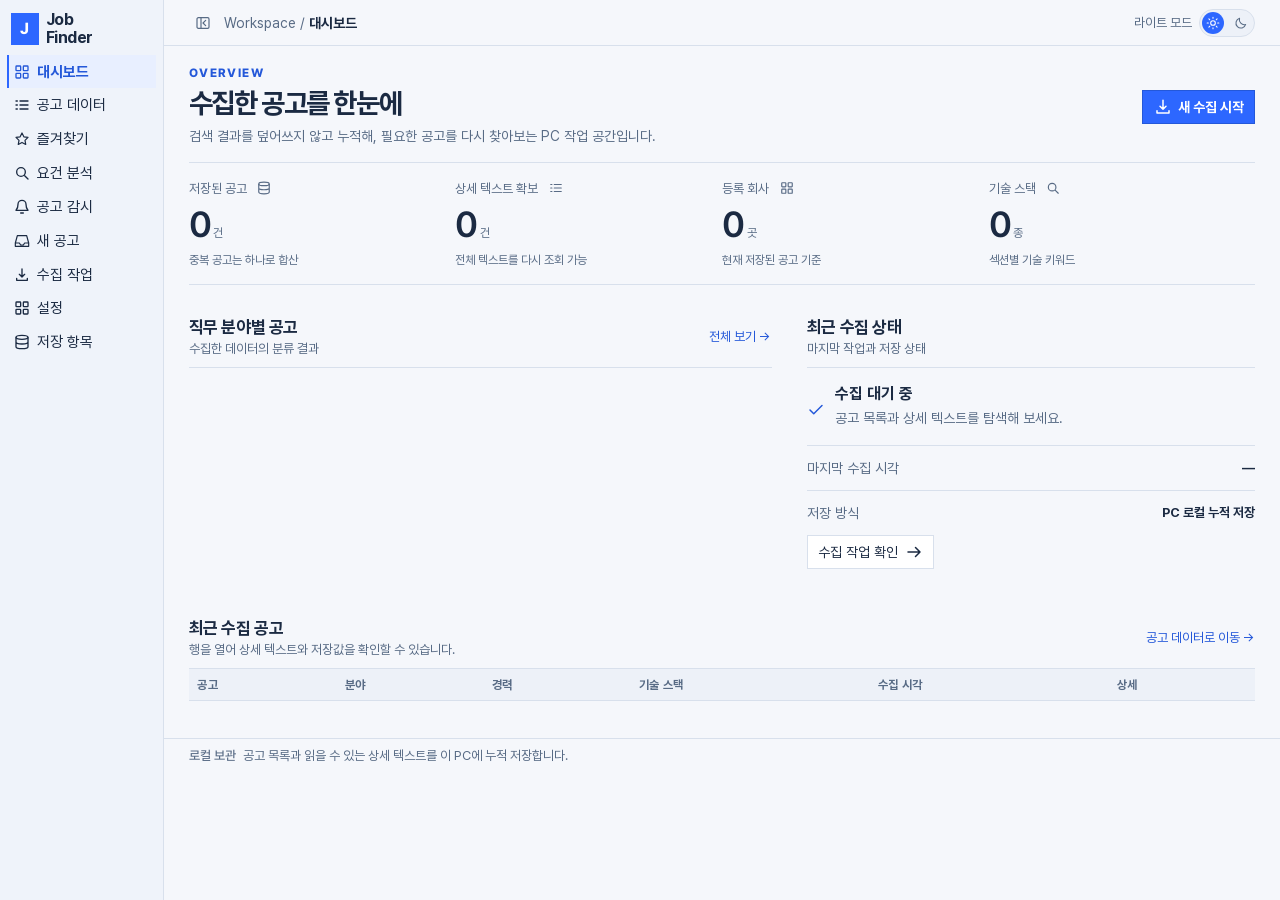
<file: desktop/src/saramin_finder/ui/index.html>
<!doctype html>
<html lang="ko">
<head>
  <meta charset="utf-8">
  <meta name="viewport" content="width=device-width, initial-scale=1">
  <title>Job Finder</title>


<style>
/* Selected concept: data workbench. All colors use light/dark role tokens. */
:root {
    --font-scale:1;
    --bg:#f5f7fb;
    --surface:#fff;
    --soft:#edf1f8;
    --ink:#1b2a42;
    --muted:#586b85;
    --line:#d8e0ec;
    --accent:#2D67FF;
    --link:#2458d9;
    --tint:#e8efff;
    --warn:#855900;
    --danger:#a42f3a;
    --nav:#eff3fa;
    --blue:var(--accent);
    color-scheme:light;
    font-family:Pretendard,"Segoe UI","Malgun Gothic",sans-serif;
    font-size:calc(16px * var(--font-scale))
}

body[data-theme=dark] {
    --bg:#101823;
    --surface:#172130;
    --soft:#202f43;
    --ink:#e7edf7;
    --muted:#a6b6ce;
    --line:#344760;
    --accent:#2D67FF;
    --link:#a4c0ff;
    --tint:#243b63;
    --warn:#f6cb6f;
    --danger:#ff9c9d;
    --nav:#141d2b;
    color-scheme:dark
}


* {
    box-sizing:border-box
}
body {
    margin:0;
    background:var(--bg);
    color:var(--ink)
}
button,input,select {
    font:inherit
}
button {
    cursor:pointer
}
button:disabled {
    opacity:.45;
    cursor:default
}
button:focus-visible,a:focus-visible,input:focus-visible,select:focus-visible,summary:focus-visible {
    outline:2px solid var(--accent);
    outline-offset:3px
}
button {
    color:inherit
}
button svg {
    pointer-events:none
}
svg {
    width:18px;
    height:18px;
    flex:none
}
a {
    color:var(--link)
}
[hidden] {
    display:none!important
}

.app {
    display:flex;
    min-height:calc(100vh - 92px)
}
.sidebar {
    width:152px;
    flex:none;
    background:var(--nav);
    border-right:1px solid var(--line);
    position:sticky;
    top:58px;
    height:calc(100vh - 58px);
    padding:12.32px 7.04px;
    align-self:flex-start;
    overflow-y:auto
}
.brand {
    display:flex;
    gap:7.04px;
    align-items:center;
    padding:0 21.12px 10.56px 3.52px
}
.brand-mark {
    width:28px;
    height:32px;
    background:var(--accent);
    color:#fff;
    font-weight:800;
    display:grid;
    place-items:center
}
.brand strong {
    display:block;
    line-height:1.13;
    font-size:calc(16px * var(--font-scale));
    letter-spacing:-.03em
}
.nav-label {
    font-size:calc(12px * var(--font-scale));
    font-weight:750;
    color:var(--muted);
    letter-spacing:.09em;
    padding:3.52px 7.04px 4.4px
}
.nav {
    display:grid;
    gap:0.88px
}
.nav-btn {
    display:flex;
    align-items:center;
    gap:7.04px;
    background:none;
    border:0;
    text-align:left;
    padding:7.04px;
    font-size:calc(15px * var(--font-scale));
    white-space:nowrap
}
.nav-btn:hover {
    background:var(--soft)
}
.nav-btn.active {
    color:var(--link);
    background:var(--tint);
    box-shadow:inset 2px 0 var(--accent);
    font-weight:700
}
.nav-icon {
    width:16px;
    height:16px
}
.sidebar-toggle {
    position:absolute;
    top:12px;
    right:5px;
    width:26px;
    height:26px;
    display:grid;
    place-items:center;
    padding:2.64px;
    background:none;
    border:0;
    color:var(--muted)
}
.nav-count {
    margin-left:auto;
    font-size:calc(13px * var(--font-scale));
    font-weight:700;
    color:var(--link)
}
.sidebar.collapsed {
    width:56px;
    padding-inline:5.28px
}
.sidebar.collapsed .brand {
    padding:26.4px 7.04px 10.56px
}
.sidebar.collapsed .brand>div:last-child,.sidebar.collapsed .nav-label,.sidebar.collapsed .nav-btn span,.sidebar.collapsed .nav-count {
    display:none
}
.sidebar.collapsed .nav-btn {
    justify-content:center;
    padding:7.92px
}
.sidebar.collapsed .sidebar-toggle {
    right:15px
}
.sidebar.collapsed .sidebar-toggle svg {
    transform:rotate(180deg)
}
.main {
    flex:1;
    min-width:0
}
.topbar {
    display:flex;
    align-items:center;
    justify-content:space-between;
    height:46px;
    padding:0 24.64px;
    border-bottom:1px solid var(--line);
    font-size:calc(14px * var(--font-scale));
    background:var(--surface)
}
.topbar-start {
    display:flex;
    align-items:center;
    gap:7.04px;
    min-width:0
}
.topbar-start .sidebar-toggle {
    flex:none
}
.crumb {
    color:var(--muted);
    white-space:nowrap
}
.crumb strong {
    color:var(--ink)
}
.top-actions {
    display:flex;
    align-items:center;
    gap:13.2px;
    color:var(--muted);
    font-size:calc(13px * var(--font-scale));
    flex:none;
    margin-left:auto
}
.top-actions .demo-pill,.top-actions .local-dot,.theme-control {
    display:inline-flex;
    align-items:center;
    white-space:nowrap;
    line-height:1.2
}
.theme-control {
    gap:7.04px
}
.theme-toggle {
    position:relative;
    width:56px;
    height:28px;
    flex:none;
    border:1px solid var(--line);
    border-radius:999px;
    background:var(--soft);
    padding:0
}
.switch-thumb {
    position:absolute;
    top:2px;
    left:2px;
    width:22px;
    height:22px;
    border-radius:50%;
    background:var(--accent);
    transform:translateX(0)
}
.theme-toggle[aria-checked="true"] .switch-thumb {
    transform:translateX(28px)
}
.theme-toggle svg {
    position:absolute;
    top:50%;
    transform:translateY(-50%);
    color:var(--muted)
}
.theme-toggle .switch-sun {
    left:6px;
    color:#fff
}
.theme-toggle .switch-moon {
    right:6px
}
.theme-toggle[aria-checked="true"] .switch-sun {
    color:var(--muted)
}
.theme-toggle[aria-checked="true"] .switch-moon {
    color:#fff
}
.demo-pill {
    color:var(--link)
}
.content {
    padding:20.24px 24.64px 36.96px;
    max-width:1680px;
    margin:auto
}
.content>.notice {
    display:none
}
.local-status {
    padding:8.8px 24.64px;
    font-size:calc(13px * var(--font-scale));
    color:var(--muted);
    border-top:1px solid var(--line)
}
.local-status strong {
    font-weight:500;
    margin-right:7.04px
}

h1,h2,h3,p {
    margin-top:0
}
h1 {
    font-size:calc(28px * var(--font-scale));
    font-weight:650;
    letter-spacing:-.05em;
    margin-bottom:5.28px
}
h2 {
    font-size:calc(17px * var(--font-scale));
    letter-spacing:-.025em;
    margin:0
}
h3 {
    font-size:calc(16px * var(--font-scale));
    margin-bottom:4.4px
}
.eyebrow {
    font-size:calc(12px * var(--font-scale));
    letter-spacing:.12em;
    text-transform:uppercase;
    color:var(--link);
    font-weight:750;
    margin-bottom:5.28px
}
.lead {
    font-size:calc(14px * var(--font-scale));
    line-height:1.65;
    color:var(--muted);
    margin:0
}
.page-head {
    display:flex;
    align-items:center;
    justify-content:space-between;
    gap:17.6px;
    margin-bottom:19.36px
}
.page-actions,.analysis-actions {
    display:flex;
    gap:7.04px
}
.btn {
    border:1px solid var(--line);
    background:var(--surface);
    padding:7.04px 10.56px;
    font-size:calc(14px * var(--font-scale));
    display:inline-flex;
    align-items:center;
    justify-content:center;
    gap:6.16px;
    white-space:nowrap;
    min-height:32px
}
.btn:hover {
    background:var(--soft)
}
.btn.primary {
    background:var(--accent);
    color:#fff;
    border-color:var(--link);
    font-weight:700
}
.btn.small {
    padding:4.4px 7.04px;
    min-height:26px;
    font-size:calc(13px * var(--font-scale))
}
.btn.ghost {
    background:none;
    border-color:transparent
}
.btn.danger {
    color:var(--danger)
}
.subtle-link,.table-action {
    border:0;
    background:none;
    color:var(--link);
    font-size:calc(13px * var(--font-scale));
    padding:3.52px 0.88px;
    white-space:nowrap
}
.subtle-link:hover,.table-action:hover {
    text-decoration:underline
}

.card {
    min-width:0
}
.card-head {
    display:flex;
    justify-content:space-between;
    align-items:center;
    gap:12.32px;
    padding:10.56px 0;
    border-bottom:1px solid var(--line)
}
.card-head p {
    font-size:calc(13px * var(--font-scale));
    color:var(--muted);
    margin:4.4px 0 0
}
.filter-card {
    padding:10.56px 0 14.08px;
    border-top:1px solid var(--line);
    border-bottom:1px solid var(--line);
    margin-bottom:10.56px
}
.filter-top {
    display:flex;
    justify-content:space-between;
    margin-bottom:7.92px;
    font-size:calc(13px * var(--font-scale))
}
.filter-grid {
    display:grid;
    grid-template-columns:2fr repeat(4,minmax(90px,1fr));
    gap:7.04px
}
.field {
    display:grid;
    gap:4.4px;
    min-width:0
}
.field>label {
    font-size:calc(13px * var(--font-scale));
    color:var(--muted);
    font-weight:600
}
.field input::placeholder {
    color:var(--muted);
    opacity:1
}
.field input,.field select,.group-select,.multi-filter summary {
    width:100%;
    min-height:32px;
    padding:5.28px 7.04px;
    background:var(--surface);
    border:1px solid var(--line);
    color:var(--ink);
    font-size:calc(14px * var(--font-scale))
}
.multi-filter {
    position:relative
}
.multi-filter summary {
    list-style:none;
    cursor:pointer;
    white-space:nowrap
}
.multi-options {
    position:absolute;
    z-index:10;
    top:36px;
    left:0;
    min-width:210px;
    max-width:300px;
    background:var(--surface);
    border:1px solid var(--line);
    padding:7.04px;
    box-shadow:0 8px 18px #0002
}
.multi-options-list {
    max-height:240px;
    overflow:auto
}
.multi-option {
    display:flex;
    align-items:center;
    gap:6.16px;
    padding:5.28px;
    font-size:calc(14px * var(--font-scale))
}
.multi-option input {
    width:auto;
    min-height:0
}
.multi-clear {
    background:var(--soft);
    border:0;
    width:100%;
    text-align:left;
    padding:6.16px;
    color:var(--link);
    font-size:calc(13px * var(--font-scale))
}

.explore-grid {
    display:block;
    position:relative
}
.group-card {
    display:none;
    position:absolute;
    right:0;
    top:50px;
    width:220px;
    z-index:9;
    background:var(--surface);
    border:1px solid var(--line);
    padding:0 10.56px
}
.groups-open .group-card {
    display:block
}
.group-body {
    padding:10.56px 0
}
.group-item {
    width:100%;
    display:flex;
    align-items:center;
    justify-content:space-between;
    border:0;
    background:none;
    font-size:calc(14px * var(--font-scale));
    padding:7.04px 3.52px;
    text-align:left
}
.group-item:hover,.group-item.selected {
    background:var(--tint);
    color:var(--link)
}
.group-item b {
    font-variant-numeric:tabular-nums
}
.table-wrap {
    overflow:auto;
    background:var(--surface)
}
.data-table {
    width:100%;
    min-width:1000px;
    border-collapse:collapse;
    text-align:left
}
.data-table th {
    padding:8.8px 8.8px;
    background:var(--soft);
    color:var(--muted);
    font-size:calc(12px * var(--font-scale));
    letter-spacing:.02em;
    white-space:nowrap;
    font-weight:650;
    border-bottom:1px solid var(--line)
}
.data-table td {
    padding:12.32px 8.8px;
    font-size:calc(13px * var(--font-scale));
    border-bottom:1px solid var(--line);
    vertical-align:middle
}
.data-table tbody tr:hover {
    background:var(--tint)
}
#view-explore .table-wrap,
#view-explore .data-table,
#view-explore .data-table :is(thead,tbody,tr,th,td),
#view-explore .data-table tbody tr:hover {
    background:transparent
}
.data-table .favorite-cell {
    padding-inline:5.28px;
    width:34px;
    text-align:center
}
.data-table .posting-number {
    width:36px;
    text-align:center;
    font-variant-numeric:tabular-nums;
    white-space:nowrap
}
.job-name {
    display:block;
    font-size:calc(15px * var(--font-scale));
    font-weight:650;
    line-height:1.45;
    min-width:160px;
    max-width:300px
}
.company-name {
    display:block;
    font-size:calc(12px * var(--font-scale));
    color:var(--muted);
    margin-top:3.52px
}
.date-cell,.collection-cell {
    white-space:nowrap
}
.collection-date,.collection-time {
    display:block
}
.collection-time {
    margin-top:2.64px
}
.collection-cell small {
    font-size:calc(12px * var(--font-scale));
    display:block;
    color:var(--muted);
    margin-top:4.4px
}
.favorite-button {
    display:inline-grid;
    place-items:center;
    width:27px;
    height:27px;
    padding:3.52px;
    background:none;
    border:0;
    color:var(--muted);
    flex:none
}
.favorite-button svg {
    width:18px;
    height:18px;
    fill:none
}
.favorite-button[aria-pressed=true] {
    color:var(--warn)
}
.favorite-button[aria-pressed=true] svg {
    fill:var(--warn)
}
.favorite-button:hover {
    background:var(--soft)
}
.table-footer {
    display:flex;
    align-items:center;
    justify-content:space-between;
    gap:8.8px;
    padding:10.56px 0;
    font-size:calc(13px * var(--font-scale));
    color:var(--muted)
}
.tag {
    display:inline-block;
    font-size:calc(12px * var(--font-scale));
    padding:2.64px 4.4px;
    background:var(--soft);
    color:var(--muted);
    margin:0.88px 2.64px 0.88px 0;
    white-space:nowrap
}
.tag.tech,.tag.good {
    color:var(--link);
    background:var(--tint)
}
.tag.warn {
    color:var(--warn)
}
.tag.bad {
    color:var(--danger)
}
.empty,.watch-empty {
    padding:36.96px 8.8px;
    text-align:center;
    color:var(--muted);
    font-size:calc(14px * var(--font-scale));
    line-height:1.7
}
.empty strong,.watch-empty strong {
    display:block;
    color:var(--ink);
    font-size:calc(16px * var(--font-scale))
}

.stat-grid {
    display:flex;
    border-top:1px solid var(--line);
    border-bottom:1px solid var(--line);
    padding:17.6px 0;
    margin-bottom:24.64px
}
.stat {
    flex:1;
    padding-right:17.6px
}
.stat-label {
    font-size:calc(13px * var(--font-scale));
    color:var(--muted);
    display:flex;
    gap:10.56px;
    align-items:center
}
.stat-label svg {
    width:14px;
    height:14px
}
.stat-value {
    display:flex;
    align-items:baseline;
    gap:3.52px;
    margin:7.04px 0
}
.stat-value strong {
    font-size:calc(36px * var(--font-scale));
    letter-spacing:-.05em;
    font-weight:550
}
.stat-value span,.stat-foot {
    color:var(--muted);
    font-size:calc(12px * var(--font-scale))
}
.two-col {
    display:grid;
    grid-template-columns:1.3fr 1fr;
    gap:35.2px;
    margin-bottom:22px
}
.bar-list {
    padding:15.84px 0;
    display:grid;
    gap:10.56px
}
.bar-row {
    display:grid;
    grid-template-columns:120px 1fr 40px;
    gap:10.56px;
    align-items:center;
    font-size:calc(14px * var(--font-scale))
}
.bar-track {
    height:4px;
    background:var(--soft)
}
.bar-fill {
    height:4px;
    background:var(--accent)
}
.bar-count {
    text-align:right;
    color:var(--muted);
    font-size:calc(13px * var(--font-scale))
}
.signal {
    padding:15.84px 0
}
.signal-top {
    display:flex;
    gap:10.56px;
    align-items:center
}
.signal-icon {
    color:var(--link)
}
.signal p,.signal-line {
    font-size:calc(14px * var(--font-scale));
    line-height:1.65;
    color:var(--muted);
    margin:4.4px 0 10.56px
}
.signal-line {
    display:flex;
    justify-content:space-between;
    border-top:1px solid var(--line);
    padding-top:10.56px
}
.signal-line b {
    color:var(--ink);
    font-size:calc(13px * var(--font-scale))
}

.analysis-layout {
    display:grid;
    grid-template-columns:minmax(0,1fr) 230px;
    gap:26.4px
}
.analysis-row {
    padding:17.6px 0;
    border-bottom:1px solid var(--line)
}
.analysis-row strong {
    font-size:calc(16px * var(--font-scale))
}
.analysis-row small {
    display:block;
    font-size:calc(13px * var(--font-scale));
    color:var(--muted);
    margin-top:4.4px
}
.analysis-row p {
    font-size:calc(15px * var(--font-scale));
    line-height:1.75;
    margin:10.56px 0;
    white-space:pre-wrap
}
.analysis-stat {
    display:flex;
    justify-content:space-between;
    gap:10.56px;
    width:100%;
    padding:9.68px 0;
    border:0;
    border-bottom:1px solid var(--line);
    background:none;
    text-align:left;
    font-size:calc(14px * var(--font-scale));
    color:var(--link)
}

.watch-layout {
    display:grid;
    grid-template-columns:290px minmax(0,1fr);
    gap:28.16px
}
.watch-stack {
    display:grid;
    align-content:start;
    gap:21.12px
}
.watch-form,.form-body {
    padding:14.08px 0
}
.watch-form .field,.form-body .field {
    margin-bottom:10.56px
}
.watch-form-actions {
    display:flex;
    gap:7.04px
}
.watch-help,.watch-error,.form-note,.profile-summary {
    font-size:calc(13px * var(--font-scale));
    line-height:1.7;
    color:var(--muted);
    margin:8.8px 0
}
.watch-error {
    color:var(--danger)
}
.profile-summary {
    margin-bottom:10.56px
}
.criteria-fold {
    border-bottom:1px solid var(--line)
}
.criteria-fold>summary {
    cursor:pointer;
    padding:8.8px 0;
    font-size:calc(14px * var(--font-scale));
    font-weight:650;
    color:var(--link)
}
.profile-check {
    display:flex;
    align-items:center;
    gap:6.16px;
    font-size:calc(13px * var(--font-scale));
    line-height:1.7;
    color:var(--muted)
}
.profile-check input {
    min-height:0;
    width:auto
}
.profile-regions {
    display:grid;
    grid-template-columns:1fr 1fr;
    gap:4.4px;
    max-height:145px;
    overflow:auto;
    padding:7.04px;
    background:var(--soft);
    margin:6.16px 0
}
.profile-check:has(input:disabled) {
    opacity:.45
}
.watch-item {
    padding:14.96px 0;
    border-bottom:1px solid var(--line)
}
.watch-item-top {
    display:flex;
    justify-content:space-between;
    gap:12.32px
}
.watch-item-top h3 {
    font-size:calc(18px * var(--font-scale))
}
.watch-item small {
    font-size:calc(13px * var(--font-scale));
    color:var(--muted)
}
.watch-status {
    font-size:calc(12px * var(--font-scale));
    color:var(--link);
    white-space:nowrap
}
.watch-status.paused {
    color:var(--muted)
}
.watch-item-info {
    display:flex;
    flex-wrap:wrap;
    gap:7.04px 17.6px;
    font-size:calc(12px * var(--font-scale));
    color:var(--muted);
    margin:10.56px 0
}
.watch-item-info b {
    font-weight:500;
    color:var(--ink)
}
.watch-item-actions {
    display:flex;
    gap:5.28px;
    flex-wrap:wrap
}
.alert-item {
    display:flex;
    align-items:flex-start;
    gap:10.56px;
    padding:17.6px 0;
    border-bottom:1px solid var(--line)
}
.alert-copy {
    flex:1;
    min-width:0
}
.alert-copy strong {
    display:block;
    font-size:calc(15px * var(--font-scale));
    line-height:1.5
}
.alert-copy p {
    font-size:calc(13px * var(--font-scale));
    color:var(--muted);
    margin:5.28px 0
}
.alert-copy time {
    display:block;
    font-size:calc(12px * var(--font-scale));
    line-height:1.65;
    color:var(--muted)
}
.alert-actions {
    display:flex;
    flex-direction:column;
    gap:3.52px;
    align-items:flex-end
}

/* Independent postings share a row; retain flat separators and all content. */
#view-alerts {
    container:alerts / inline-size
}
#alertList {
    display:grid;
    grid-template-columns:repeat(3,minmax(0,1fr));
    gap:17.6px
}
#alertList .alert-item {
    display:grid;
    grid-template-columns:28px minmax(0,1fr);
    grid-template-rows:1fr auto;
    column-gap:7.04px;
    row-gap:10.56px;
    padding:14.08px 0
}
#alertList .alert-copy {
    overflow-wrap:anywhere
}
#alertList .alert-actions {
    grid-column:2;
    flex-direction:row;
    flex-wrap:wrap;
    align-items:center;
    justify-content:flex-start;
    gap:5.28px 8.8px
}
#alertList .watch-empty {
    grid-column:1 / -1
}
@container alerts (max-width:56rem) {
    #alertList {
        grid-template-columns:repeat(2,minmax(0,1fr))
    }
}
@container alerts (max-width:34rem) {
    #alertList {
        grid-template-columns:minmax(0,1fr)
    }
}

.crawl-layout {
    display:grid;
    grid-template-columns:minmax(270px,.7fr) minmax(0,1.3fr);
    gap:35.2px
}
.crawl-criteria {
    border-top:1px solid var(--line);
    padding-top:13.2px;
    margin-top:12.32px
}
.fixed-filters {
    display:flex;
    gap:4.4px;
    flex-wrap:wrap;
    margin:8.8px 0
}
.crawl-card-body {
    padding:15.84px 0
}
.crawl-state {
    display:flex;
    gap:8.8px;
    align-items:center
}
.crawl-state-icon {
    color:var(--link)
}
.crawl-state p {
    font-size:calc(14px * var(--font-scale));
    color:var(--muted);
    margin:4.4px 0
}
.progress {
    height:5px;
    background:var(--soft);
    margin:21.12px 0 10.56px
}
.progress>div {
    height:5px;
    background:var(--accent)
}
.progress-info {
    display:flex;
    justify-content:space-between;
    font-size:calc(13px * var(--font-scale));
    color:var(--muted)
}
.log {
    height:360px;
    overflow:auto;
    border-top:1px solid var(--line);
    padding:12.32px 0;
    margin-top:17.6px;
    font-size:calc(13px * var(--font-scale));
    line-height:1.9;
    font-variant-numeric:tabular-nums
}
.log>div {
    padding:8.8px 0;
    border-bottom:1px solid var(--line)
}
.log time {
    color:var(--muted);
    margin-right:7.04px
}
.log .bad {
    color:var(--danger)
}
.run-events-button,.run-event-link {
    display:block;
    background:none;
    border:0;
    padding:3.52px 0;
    color:var(--link);
    text-align:left;
    font-size:calc(13px * var(--font-scale))
}
.run-event-group {
    border-top:1px solid var(--line);
    padding:6.16px 0
}
.run-event-link {
    padding-left:8.8px
}

.fields-grid {
    display:grid;
    grid-template-columns:repeat(3,1fr);
    gap:0 22px
}
.field-card {
    padding:17.6px 0;
    border-bottom:1px solid var(--line)
}
.field-card h3 {
    font-size:calc(16px * var(--font-scale));
    margin:8.8px 0 5.28px
}
.field-card p {
    font-size:calc(14px * var(--font-scale));
    color:var(--muted);
    line-height:1.6
}
.field-key {
    font-size:calc(13px * var(--font-scale));
    font-family:Consolas,monospace;
    overflow-wrap:anywhere;
    color:var(--link)
}
.badge {
    font-size:calc(12px * var(--font-scale));
    color:var(--muted);
    text-transform:uppercase;
    letter-spacing:.08em
}
.settings-card {
    max-width:640px;
    padding:21.12px 0;
    border-top:1px solid var(--line)
}
.settings-note {
    font-size:calc(14px * var(--font-scale));
    color:var(--muted);
    line-height:1.7
}
.settings-range {
    width:100%;
    accent-color:var(--link);
    margin:17.6px 0
}
.settings-value {
    font-size:calc(29px * var(--font-scale));
    font-weight:500
}
.theme-setting {
    border-top:1px solid var(--line);
    margin-top:19.36px;
    padding-top:17.6px
}
.theme-setting button {
    margin-top:8.8px
}

dialog {
    width:min(900px,calc(100vw - 40px));
    max-height:calc(100vh - 50px);
    border:1px solid var(--line);
    padding:0;
    background:var(--surface);
    color:var(--ink)
}
dialog::backdrop {
    background:#0008
}
.dialog-head {
    display:flex;
    justify-content:space-between;
    gap:21.12px;
    padding:21.12px 24.64px;
    border-bottom:1px solid var(--line)
}
.dialog-head h2 {
    font-size:calc(24px * var(--font-scale))
}
.dialog-head p {
    font-size:calc(14px * var(--font-scale));
    color:var(--muted);
    margin:6.16px 0 0
}
.icon-btn {
    width:28px;
    height:28px;
    background:none;
    border:0;
    font-size:calc(25px * var(--font-scale));
    color:var(--muted)
}
.dialog-content {
    padding:19.36px 24.64px;
    overflow:auto;
    max-height:calc(100vh - 170px)
}
.detail-meta {
    display:grid;
    grid-template-columns:repeat(3,1fr);
    gap:14.08px 17.6px;
    padding-bottom:17.6px;
    border-bottom:1px solid var(--line)
}
.meta-cell span {
    display:block;
    font-size:calc(13px * var(--font-scale));
    color:var(--muted);
    margin-bottom:4.4px
}
.meta-cell strong {
    font-size:calc(14px * var(--font-scale));
    font-weight:600;
    line-height:1.6
}
.detail-section {
    padding-top:17.6px
}
.detail-section h3 {
    font-size:calc(15px * var(--font-scale))
}
.text-panel {
    white-space:pre-wrap;
    font-size:calc(15px * var(--font-scale));
    line-height:1.9;
    color:var(--ink)
}
.toast {
    position:fixed;
    bottom:24px;
    left:50%;
    transform:translateX(-50%);
    z-index:90;
    max-width:calc(100vw - 40px);
    padding:10.56px 15.84px;
    background:var(--ink);
    color:var(--surface);
    font-size:calc(15px * var(--font-scale));
    display:none
}
.toast.show {
    display:block
}
.win-alert {
    display:none;
    position:fixed;
    right:24px;
    bottom:24px;
    z-index:70;
    max-width:360px;
    background:var(--surface);
    border:1px solid var(--line);
    border-left:3px solid var(--accent);
    padding:15.84px 26.4px 14.08px 15.84px
}
.win-alert.show {
    display:block
}
.win-alert>button {
    position:absolute;
    right:8px;
    top:5px;
    border:0;
    background:none;
    color:var(--muted);
    font-size:calc(23px * var(--font-scale))
}
.win-alert small {
    font-size:calc(12px * var(--font-scale));
    color:var(--link)
}
.win-alert strong {
    display:block;
    margin:7.04px 0;
    font-size:calc(16px * var(--font-scale))
}
.win-alert p {
    font-size:calc(14px * var(--font-scale));
    line-height:1.7;
    color:var(--muted);
    margin:0
}
.mobile-nav {
    display:none
}

/* Navigation remains compact;
     the toggle occupies the old Workspace label row. */
.app {
    min-height:100vh
}

.sidebar {
    width:calc(164px * var(--font-scale));
    height:100vh;
    top:0;
    padding:10.56px 7.04px
}

.brand {
    padding:0 3.52px 8.448px;
    gap:7.04px
}

.sidebar-toggle {
    position:static;
    border:0;
    background:transparent;
    width:28px;
    height:28px;
    margin:0;
    padding:4.4px;
    color:var(--muted)
}

.sidebar-toggle:hover {
    color:var(--link)
}

.nav {
    gap:1.056px
}

.nav-btn {
    padding:7.392px 7.04px;
    gap:7.04px
}

.sidebar.collapsed {
    width:68px;
    padding-inline:7.04px
}

.sidebar.collapsed .brand {
    padding:0 5.28px 8.448px
}

.sidebar.collapsed .sidebar-toggle {
    position:static
}

.sidebar.collapsed .nav-btn {
    padding:7.392px 7.04px
}

.topbar {
    background:var(--bg);
    gap:14.08px;
    flex-wrap:wrap;
    height:auto;
    min-height:46px;
    padding-block:5.28px
}

.theme-toggle svg {
    width:14px;
    height:14px
}

.page-head {
    margin-bottom:14.08px
}

.page-actions {
    display:flex;
    gap:7.04px;
    flex-wrap:wrap
}

.group-card {
    display:block;
    max-height:65vh;
    overflow:auto
}

.group-card[hidden] {
    display:none
}

.data-table .table-action {
    white-space:nowrap
}

.data-table .posting-number {
    width:40px;
    font-variant-numeric:tabular-nums
}

.bar-fill {
    background:var(--accent)
}

.theme-setting {
    padding:0 0 21.12px;
    margin:0 0 21.12px;
    border-top:0;
    border-bottom:1px solid var(--line)
}

.theme-setting .field {
    max-width:280px;
    margin-top:10.56px
}

.settings-card {
    padding-top:17.6px
}

.settings-value {
    display:block;
    margin-top:17.6px
}

.stat-grid {
    margin-bottom:21.12px
}

.notice {
    color:var(--muted)
}

.local-status {
    font-size:calc(13px * var(--font-scale))
}

@media(max-width:1100px) {
    .content {
    padding:17.6px
}
.topbar {
    padding-inline:17.6px
}
.filter-grid {
    grid-template-columns:repeat(3,minmax(0,1fr))
}
.filter-grid>.field:first-child {
    grid-column:span 2
}
.analysis-layout {
    grid-template-columns:minmax(0,1fr) 180px
}
.watch-layout {
    grid-template-columns:260px minmax(0,1fr);
    gap:21.12px
}
.crawl-layout {
    gap:22.88px
}
.top-actions {
    gap:8.8px
}

}

@media(max-width:950px) {
    .two-col {
    grid-template-columns:1fr;
    gap:17.6px
}
.watch-layout,.crawl-layout {
    grid-template-columns:minmax(0,1fr)
}
.watch-stack {
    gap:17.6px
}
.analysis-layout {
    grid-template-columns:minmax(0,1fr)
}
.analysis-layout>aside {
    order:-1
}
.analysis-layout>aside .analysis-stat {
    display:inline-flex;
    width:auto;
    margin-right:13.2px;
    gap:8.8px
}
.fields-grid {
    grid-template-columns:repeat(2,minmax(0,1fr))
}

}

@media(max-width:700px) {
    .content {
    padding:14.08px
}
.page-head {
    flex-wrap:wrap
}
.filter-grid {
    grid-template-columns:repeat(2,minmax(0,1fr))
}
.top-actions .demo-pill {
    display:none
}
.detail-meta {
    grid-template-columns:repeat(2,minmax(0,1fr))
}
.stat-grid {
    flex-wrap:wrap;
    gap:17.6px 0
}
.stat {
    flex-basis:50%
}
.table-footer {
    flex-wrap:wrap
}
.alert-actions {
    max-width:100px
}

}

@media(prefers-reduced-motion:reduce) {
    * {
    scroll-behavior:auto!important;
    transition:none!important
}

}



    @font-face{font-family:Pretendard;src:url('../../../font/Pretendard-Regular.ttf');font-weight:400}
    @font-face{font-family:Pretendard;src:url('../../../font/Pretendard-Medium.otf');font-weight:500}
    @font-face{font-family:Pretendard;src:url('../../../font/Pretendard-SemiBold.otf');font-weight:600}
    @font-face{font-family:Pretendard;src:url('../../../font/Pretendard-Bold.ttf');font-weight:700}
    @font-face{font-family:Pretendard;src:url('../../../font/Pretendard-ExtraBold.otf');font-weight:800 900}
  </style>
</head>
<body data-theme="light">
  <svg aria-hidden="true" style="position:absolute;width:0;height:0;overflow:hidden" xmlns="http://www.w3.org/2000/svg">
    <symbol id="i-inbox" viewBox="0 0 24 24"><path d="M5 4h14l3 11v5H2v-5L5 4ZM2 15h6l2 3h4l2-3h6" fill="none" stroke="currentColor" stroke-width="1.8" stroke-linejoin="round"/></symbol>
    <symbol id="i-star" viewBox="0 0 24 24"><path d="m12 3 2.8 5.7 6.2.9-4.5 4.4 1.1 6.2-5.6-3-5.6 3 1.1-6.2L3 9.6l6.2-.9Z" stroke="currentColor" stroke-width="1.8" stroke-linejoin="round"/></symbol>
    <symbol id="i-panel" viewBox="0 0 24 24"><rect x="3" y="4" width="18" height="16" rx="2" fill="none" stroke="currentColor" stroke-width="1.8"/><path d="M9 4v16m7-12-4 4 4 4" fill="none" stroke="currentColor" stroke-width="1.8" stroke-linecap="round" stroke-linejoin="round"/></symbol>
    <symbol id="i-moon" viewBox="0 0 24 24"><path d="M20 14.5A8.5 8.5 0 0 1 9.5 4 8.5 8.5 0 1 0 20 14.5Z" fill="none" stroke="currentColor" stroke-width="1.8" stroke-linejoin="round"/></symbol>
    <symbol id="i-sun" viewBox="0 0 24 24"><circle cx="12" cy="12" r="4" fill="none" stroke="currentColor" stroke-width="1.8"/><path d="M12 2v2m0 16v2M2 12h2m16 0h2M5 5l1.5 1.5m11 11L19 19M5 19l1.5-1.5m11-11L19 5" stroke="currentColor" stroke-width="1.8" stroke-linecap="round"/></symbol>
    <symbol id="i-grid" viewBox="0 0 24 24"><rect x="3" y="3" width="7" height="7" rx="1" fill="none" stroke="currentColor" stroke-width="2"/><rect x="14" y="3" width="7" height="7" rx="1" fill="none" stroke="currentColor" stroke-width="2"/><rect x="3" y="14" width="7" height="7" rx="1" fill="none" stroke="currentColor" stroke-width="2"/><rect x="14" y="14" width="7" height="7" rx="1" fill="none" stroke="currentColor" stroke-width="2"/></symbol>
    <symbol id="i-list" viewBox="0 0 24 24"><path d="M9 6h12M9 12h12M9 18h12M3 6h2M3 12h2M3 18h2" fill="none" stroke="currentColor" stroke-width="2" stroke-linecap="round"/></symbol>
    <symbol id="i-download" viewBox="0 0 24 24"><path d="M12 3v12m0 0 4-4m-4 4-4-4M4 17v3h16v-3" fill="none" stroke="currentColor" stroke-width="2" stroke-linecap="round" stroke-linejoin="round"/></symbol>
    <symbol id="i-database" viewBox="0 0 24 24"><ellipse cx="12" cy="5" rx="9" ry="3" fill="none" stroke="currentColor" stroke-width="2"/><path d="M3 5v14c0 2 4 3 9 3s9-1 9-3V5M3 12c0 2 4 3 9 3s9-1 9-3" fill="none" stroke="currentColor" stroke-width="2"/></symbol>
    <symbol id="i-search" viewBox="0 0 24 24"><circle cx="10.5" cy="10.5" r="6.5" fill="none" stroke="currentColor" stroke-width="2"/><path d="m16 16 5 5" fill="none" stroke="currentColor" stroke-width="2" stroke-linecap="round"/></symbol>
    <symbol id="i-arrow" viewBox="0 0 24 24"><path d="M4 12h16m0 0-6-6m6 6-6 6" fill="none" stroke="currentColor" stroke-width="2" stroke-linecap="round" stroke-linejoin="round"/></symbol>
    <symbol id="i-check" viewBox="0 0 24 24"><path d="m4 12 5 5L20 6" fill="none" stroke="currentColor" stroke-width="2" stroke-linecap="round" stroke-linejoin="round"/></symbol>
    <symbol id="i-bell" viewBox="0 0 24 24"><path d="M18 8a6 6 0 0 0-12 0c0 7-3 8-3 9h18c0-1-3-2-3-9ZM10 21h4" fill="none" stroke="currentColor" stroke-width="2" stroke-linecap="round" stroke-linejoin="round"/></symbol>
  </svg>
  <div class="app">
    <aside class="sidebar" id="sidebar" aria-label="주 메뉴">
      <div class="brand"><div class="brand-mark">J</div><div><strong>Job</strong><strong>Finder</strong></div></div>
      <nav class="nav" id="sideNav">
        <button class="nav-btn active" data-view="overview" aria-current="page"><svg class="nav-icon"><use href="#i-grid"/></svg><span>대시보드</span></button>
        <button class="nav-btn" data-view="explore"><svg class="nav-icon"><use href="#i-list"/></svg><span>공고 데이터</span></button>
        <button class="nav-btn" data-view="favorites"><svg class="nav-icon"><use href="#i-star" fill="none"/></svg><span>즐겨찾기</span></button>
        <button class="nav-btn" data-view="analysis"><svg class="nav-icon"><use href="#i-search"/></svg><span>요건 분석</span></button>
        <button class="nav-btn" data-view="watch"><svg class="nav-icon"><use href="#i-bell"/></svg><span>공고 감시</span></button>
        <button class="nav-btn" data-view="alerts"><svg class="nav-icon"><use href="#i-inbox"/></svg><span>새 공고</span><b class="nav-count" id="sideAlertCount" hidden>0</b></button>
        <button class="nav-btn" data-view="crawl"><svg class="nav-icon"><use href="#i-download"/></svg><span>수집 작업</span></button>
        <button class="nav-btn" data-view="settings"><svg class="nav-icon"><use href="#i-grid"/></svg><span>설정</span></button>
        <button class="nav-btn" data-view="fields"><svg class="nav-icon"><use href="#i-database"/></svg><span>저장 항목</span></button>
      </nav>
    </aside>
    <main class="main">
      <header class="topbar"><div class="topbar-start"><button class="sidebar-toggle" id="toggleSidebar" type="button" aria-controls="sideNav" aria-expanded="true" title="사이드바 축소" aria-label="사이드바 축소"><svg class="nav-icon" aria-hidden="true"><use href="#i-panel"/></svg></button><div class="crumb">Workspace <span aria-hidden="true">/</span> <strong id="crumbName">대시보드</strong></div></div><div class="top-actions"><div class="theme-control"><span id="themeLabel">라이트 모드</span><button class="theme-toggle" id="toggleTheme" type="button" role="switch" aria-label="다크 모드" aria-checked="false" title="다크 모드로 전환"><span class="switch-thumb" aria-hidden="true"></span><svg class="switch-sun" aria-hidden="true"><use href="#i-sun"/></svg><svg class="switch-moon" aria-hidden="true"><use href="#i-moon"/></svg></button></div></div></header>
      <div class="content">
        <section class="view" id="view-overview" aria-label="대시보드">
          <div class="page-head"><div><p class="eyebrow">Overview</p><h1>수집한 공고를 한눈에</h1><p class="lead">검색 결과를 덮어쓰지 않고 누적해, 필요한 공고를 다시 찾아보는 PC 작업 공간입니다.</p></div><button class="btn primary" data-go="crawl"><svg><use href="#i-download"/></svg>새 수집 시작</button></div>
          <div class="stat-grid">
            <div class="card stat"><div class="stat-label">저장된 공고 <svg><use href="#i-database"/></svg></div><div class="stat-value"><strong id="statTotal">0</strong><span>건</span></div><div class="stat-foot">중복 공고는 하나로 합산</div></div>
            <div class="card stat"><div class="stat-label">상세 텍스트 확보 <svg><use href="#i-list"/></svg></div><div class="stat-value"><strong id="statDetails">0</strong><span>건</span></div><div class="stat-foot">전체 텍스트를 다시 조회 가능</div></div>
            <div class="card stat"><div class="stat-label">등록 회사 <svg><use href="#i-grid"/></svg></div><div class="stat-value"><strong id="statCompanies">0</strong><span>곳</span></div><div class="stat-foot">현재 저장된 공고 기준</div></div>
            <div class="card stat"><div class="stat-label">기술 스택 <svg><use href="#i-search"/></svg></div><div class="stat-value"><strong id="statTech">0</strong><span>종</span></div><div class="stat-foot">섹션별 기술 키워드</div></div>
          </div>
          <div class="two-col">
            <div class="card"><div class="card-head"><div><h2>직무 분야별 공고</h2><p>수집한 데이터의 분류 결과</p></div><button class="subtle-link" data-go="explore">전체 보기 →</button></div><div class="bar-list" id="sectorBars"></div></div>
            <div class="card"><div class="card-head"><div><h2>최근 수집 상태</h2><p>마지막 작업과 저장 상태</p></div></div><div class="signal"><div class="signal-top"><div class="signal-icon"><svg><use href="#i-check"/></svg></div><div><strong id="latestState">수집 대기 중</strong><p id="latestSummary">공고 목록과 상세 텍스트를 탐색해 보세요.</p></div></div><div class="signal-line"><span>마지막 수집 시각</span><b id="latestTime">—</b></div><div class="signal-line"><span>저장 방식</span><b>PC 로컬 누적 저장</b></div><button class="btn" data-go="crawl">수집 작업 확인 <svg><use href="#i-arrow"/></svg></button></div></div>
          </div>
          <div class="card"><div class="card-head"><div><h2>최근 수집 공고</h2><p>행을 열어 상세 텍스트와 저장값을 확인할 수 있습니다.</p></div><button class="subtle-link" data-go="explore">공고 데이터로 이동 →</button></div><div class="table-wrap"><table class="data-table"><thead><tr><th>공고</th><th>분야</th><th>경력</th><th>기술 스택</th><th>수집 시각</th><th>상세</th></tr></thead><tbody id="recentRows"></tbody></table></div></div>
        </section>
        <section class="view" id="view-explore" aria-label="공고 데이터" hidden>
          <div class="page-head"><div><p class="eyebrow">Job Archive</p><h1>공고 데이터 탐색</h1><p class="lead">저장된 공고를 조건으로 좁히고, 선택한 공고의 상세 원문 텍스트를 확인합니다.</p></div><div class="page-actions"><button class="btn" type="button" id="groupToggle" aria-controls="groupPanel" aria-expanded="false">값별 분류</button><button class="btn" type="button" id="exportPostings">CSV 저장</button><button class="btn primary" data-go="crawl"><svg><use href="#i-download"/></svg>새 수집</button></div></div>
          <div class="card filter-card"><div class="filter-top"><strong>조회 조건</strong><button class="subtle-link" id="clearFilters">필터 초기화</button></div><div class="filter-grid"><div class="field"><label for="searchInput">통합 검색</label><input id="searchInput" type="search" placeholder="회사명, 제목, 상세 텍스트 검색"></div><div class="field"><label for="companyFilter">회사</label><select id="companyFilter"><option value="">전체 회사</option></select></div><div class="field"><label for="exploreProvider">출처</label><select id="exploreProvider"><option value="">전체 출처</option><option value="saramin">사람인</option><option value="jobkorea">잡코리아</option></select></div><div class="field"><label for="sectorFilter">직무 분야</label><details class="multi-filter" id="sectorFilter" data-label="분야"><summary>전체 분야</summary><div class="multi-options"><button class="multi-clear" type="button" data-clear-multi="sectorFilter">선택 초기화</button><div class="multi-options-list"></div></div></details></div><div class="field"><label for="careerFilter">경력</label><details class="multi-filter" id="careerFilter" data-label="경력"><summary>전체 경력</summary><div class="multi-options"><button class="multi-clear" type="button" data-clear-multi="careerFilter">선택 초기화</button><div class="multi-options-list"></div></div></details></div><div class="field"><label for="techFilter">기술 스택</label><details class="multi-filter" id="techFilter" data-label="기술"><summary>전체 기술</summary><div class="multi-options"><button class="multi-clear" type="button" data-clear-multi="techFilter">선택 초기화</button><div class="multi-options-list"></div></div></details></div></div></div>
          <div class="explore-grid"><div class="card"><div class="card-head"><div><h2>조회 결과 <span id="resultCount">0</span>건</h2><p id="resultCaption">저장된 모든 공고</p></div><div class="field" style="width:150px"><label for="sortSelect">정렬</label><select id="sortSelect"><option value="recent">최근 수집순</option><option value="posted_newest">공고등록일 · 최근순</option><option value="posted_oldest">공고등록일 · 오래된순</option><option value="deadline_soon">채용마감일 · D-Day 짧은순</option><option value="deadline_late">채용마감일 · D-Day 긴순</option><option value="company">회사명순</option></select></div></div><div class="table-wrap"><table class="data-table"><thead><tr><th class="favorite-cell" aria-label="즐겨찾기">☆</th><th class="posting-number">번호</th><th>공고 / 회사</th><th>분야</th><th>조건</th><th>공고등록일</th><th>채용마감일</th><th>수집시각</th><th>원본 공고</th><th>상세</th></tr></thead><tbody id="exploreRows"></tbody></table></div><div class="empty" id="exploreEmpty" hidden><strong>조건에 맞는 공고가 없습니다</strong>검색어나 필터를 바꾸면 다시 조회할 수 있습니다.</div><div class="table-footer"><span>중복 공고는 하나의 행으로 표시</span><span id="visibleSummary"></span></div></div><aside class="card group-card" id="groupPanel" aria-label="값별 분류" hidden><div class="card-head"><div><h2>값별 분류</h2><p>저장 필드의 분포를 확인</p></div></div><div class="group-body"><select class="group-select" id="groupSelect" aria-label="분류 기준"><option value="sector">직무 분야</option><option value="company">회사</option><option value="career">경력</option><option value="tech">기술 스택</option><option value="collected">수집일</option></select><div id="groupItems" style="margin-top:7.04px"></div></div></aside></div>
        </section>


        <section class="view" id="view-favorites" aria-label="즐겨찾기" hidden>
          <div class="page-head"><div><p class="eyebrow">Favorites</p><h1>즐겨찾기 공고</h1><p class="lead">별표로 저장한 공고만 모아 봅니다. 별표를 다시 누르면 즐겨찾기에서 해제됩니다.</p></div></div>
          <div class="card"><div class="card-head"><div><h2>즐겨찾기 <span id="favoriteCount">0</span>건</h2></div>
            <div class="field" style="width:150px"><label for="favoriteSort">정렬</label><select id="favoriteSort"><option value="recent">최근 수집순</option><option value="posted_newest">공고등록일 · 최근순</option><option value="posted_oldest">공고등록일 · 오래된순</option><option value="deadline_soon">채용마감일 · D-Day 짧은순</option><option value="deadline_late">채용마감일 · D-Day 긴순</option><option value="company">회사명순</option></select></div></div>
            <div class="table-wrap"><table class="data-table"><thead><tr><th class="favorite-cell" aria-label="즐겨찾기">☆</th><th class="posting-number">번호</th><th>공고 / 회사</th><th>분야</th><th>조건</th><th>공고등록일</th><th>채용마감일</th><th>수집시각</th><th>원본 공고</th><th>상세</th></tr></thead><tbody id="favoriteRows"></tbody></table></div>
            <div class="empty" id="favoriteEmpty" hidden><strong>즐겨찾기한 공고가 없습니다</strong>공고 데이터나 새 공고 알림에서 별표를 눌러 저장하세요.</div>
            <div class="table-footer"><span id="favoriteSummary"></span><span><button class="btn small" id="favoritePrev">이전</button> <button class="btn small" id="favoriteNext">다음</button></span></div>
          </div>
        </section>
        <section class="view" id="view-analysis" aria-label="요건 분석" hidden>
          <div class="page-head"><div><p class="eyebrow">Requirement Analysis</p><h1>자격요건 · 우대사항 분석</h1><p class="lead">두 섹션을 분리해 검색하고, 기술 키워드가 포함된 공고 수를 비교합니다.</p></div><button class="btn primary" id="exportAnalysis">CSV 내보내기</button></div>
          <div class="card filter-card"><div class="filter-top"><strong>분석 조건</strong><button class="subtle-link" id="analysisClearFilters" type="button">전체 초기화</button></div><div class="filter-grid"><div class="field"><label for="analysisKind">분석 섹션</label><select id="analysisKind"><option value="qualification">자격요건</option><option value="preference">우대사항</option></select></div><div class="field"><label for="analysisText">섹션 문장 검색</label><input id="analysisText" type="search" placeholder="예: Python"></div><div class="field"><label for="analysisCompany">회사</label><select id="analysisCompany"><option value="">전체 회사</option></select></div><div class="field"><label for="analysisProvider">출처</label><select id="analysisProvider"><option value="">전체 출처</option><option value="saramin">사람인</option><option value="jobkorea">잡코리아</option></select></div><div class="field"><label for="analysisSector">직무 분야</label><details class="multi-filter" id="analysisSector" data-label="분야"><summary>전체 분야</summary><div class="multi-options"><button class="multi-clear" type="button" data-clear-multi="analysisSector">선택 초기화</button><div class="multi-options-list"></div></div></details></div><div class="field"><label for="analysisCareer">경력</label><details class="multi-filter" id="analysisCareer" data-label="경력"><summary>전체 경력</summary><div class="multi-options"><button class="multi-clear" type="button" data-clear-multi="analysisCareer">선택 초기화</button><div class="multi-options-list"></div></div></details></div><div class="field"><label for="analysisTech">기술 키워드</label><details class="multi-filter" id="analysisTech" data-label="기술"><summary>전체 기술</summary><div class="multi-options"><button class="multi-clear" type="button" data-clear-multi="analysisTech">선택 초기화</button><div class="multi-options-list"></div></div></details></div><div class="field"><label for="analysisQuery">수집 검색어</label><select id="analysisQuery"><option value="">전체 검색어</option></select></div><div class="field"><label for="analysisDate">최근 수집일</label><input id="analysisDate" type="date"></div></div></div>
          <div class="analysis-layout"><div class="card"><div class="card-head"><div><h2>분리 저장된 원문 <span id="analysisCount">0</span>건</h2><p>추출에 성공한 섹션만 정확한 통계에 포함합니다.</p></div></div><div id="analysisRows"></div><div class="table-footer"><button class="btn small" id="analysisPrev">이전</button><span id="analysisPage">1</span><button class="btn small" id="analysisNext">다음</button></div></div><aside class="card"><div class="card-head"><div><h2>기술 키워드별 공고 수</h2><p>선택한 섹션에서 발견된 서로 다른 공고 기준</p></div></div><div id="analysisKeywords"></div></aside></div>
        </section>
        <section class="view" id="view-watch" aria-label="공고 감시" hidden>
          <div class="page-head"><div><p class="eyebrow">Job Watch</p><h1>새 공고 감시</h1></div></div>
          <div class="watch-layout">
            <div class="watch-stack">

              <div class="card"><div class="card-head"><div><h2>공통 검색 조건</h2><p>AI를 포함한 모든 감시 검색어에 적용됩니다.</p></div></div>
                <form class="watch-form" id="profileForm" novalidate>
                  <div class="field"><label>근무 지역</label><label class="profile-check"><input id="profileNationwide" type="checkbox">지역 제한 없음</label><div class="profile-regions" id="profileRegions"></div></div>
                  <div class="field"><label for="profileExperience">경력</label><select id="profileExperience"><option value="both">신입 + 경력</option><option value="new">신입만</option><option value="career">경력만</option><option value="any">경력 제한 없음</option></select></div>
                  <div class="field" id="profileMaxField"><label for="profileCareerMax">최대 경력 · 년 (비우면 제한 없음)</label><input id="profileCareerMax" type="number" min="0" max="30" step="1" placeholder="제한 없음"></div>
                  <div class="field"><label for="profileEducation">학력</label><select id="profileEducation"><option value="both">학력무관 + 4년제 대졸 이상</option><option value="none">학력무관만</option><option value="university">4년제 대졸 이상만</option><option value="any">학력 제한 없음</option></select></div>
                  <button class="btn primary" type="submit" id="saveProfile" style="width:100%">검색 조건 저장</button>
                  <p class="watch-error" id="profileError" role="alert"></p><p class="watch-help">조건을 변경하면 기존 감시의 기준 목록을 새 조건으로 다시 만듭니다. 저장된 공고와 알림은 유지됩니다.</p>
                </form></div>
              <div class="card"><div class="card-head"><div><h2 id="watchFormTitle">감시 조건 추가</h2><p>검색어마다 간격을 정하고 감시 시작으로 자동 확인합니다.</p></div></div><form class="watch-form" id="watchForm" novalidate><div class="field"><label for="watchProvider">출처</label><select id="watchProvider"><option value="saramin">사람인</option><option value="jobkorea">잡코리아</option><option value="all">전체 (사람인·잡코리아)</option></select></div><div class="field"><label for="watchQuery">검색어</label><input id="watchQuery" type="text" maxlength="40" placeholder="예: AI, 백엔드" autocomplete="off" required></div><div class="field"><label for="watchInterval">확인 간격 · 분</label><input id="watchInterval" type="number" min="1" step="1" value="60" required></div><div class="watch-form-actions"><button class="btn primary" type="submit" id="saveWatch">감시 추가</button><button class="btn" type="button" id="cancelWatchEdit" hidden>취소</button></div><p class="watch-error" id="watchError" role="alert"></p><p class="watch-help">감시 시작 직후 첫 확인에서 기준 목록을 등록합니다. 앱을 다시 열면 감시 시작을 다시 눌러야 합니다.</p></form></div>
            </div>
            <div class="watch-stack" style="grid-template-columns:1fr">
              <div class="card"><div class="card-head"><div><h2>감시 조건 <span id="watchCount">0</span></h2><p>시작한 감시만 앱이 실행 중일 때 자동 확인합니다.</p></div><button class="btn small primary" id="startAllWatches" type="button" disabled>전체 감시 시작</button></div><div class="watch-items" id="watchItems" aria-live="polite"></div></div>

            </div>
          </div>
        </section>
        <section class="view" id="view-alerts" aria-label="새 공고" hidden>
          <div class="page-head"><div><p class="eyebrow">New Postings</p><h1>새 공고</h1></div></div>
          <div class="card"><div class="card-head"><div><h2>새 공고 알림 <span id="alertCount">0</span></h2><p>알림에서 저장된 공고 상세를 열 수 있습니다.</p></div></div><div class="alert-list" id="alertList" aria-live="polite"></div></div>
        </section>
        <section class="view" id="view-crawl" aria-label="수집 작업" hidden>
          <div class="page-head"><div><p class="eyebrow">Collection</p><h1>새 공고 수집</h1><p class="lead">검색어로 목록과 상세 페이지를 조회하고, 기존 공고는 중복 없이 갱신하는 흐름입니다.</p></div></div>
          <div class="crawl-layout"><div class="card"><div class="card-head"><div><h2>수집 설정</h2><p>감시 공통 검색 조건을 기본값으로 불러옵니다.</p></div></div><div class="form-body"><div class="field"><label for="crawlProvider">출처</label><select id="crawlProvider"><option value="saramin">사람인</option><option value="jobkorea">잡코리아</option></select></div><div class="field"><label for="crawlQuery">검색어</label><input id="crawlQuery" value="AI" maxlength="40" placeholder="예: AI, 데이터 엔지니어"></div><div class="field"><label for="pageCount">조회 페이지</label><select id="pageCount"><option value="1">1페이지 · 최대 40건</option><option value="3">3페이지 · 최대 120건</option><option value="10" selected>10페이지 · 최대 400건</option></select></div><div class="field crawl-criteria"><label>이번 수집 검색 조건</label><p class="form-note">감시 조건을 기본값으로 불러오며, 여기서 바꿔도 감시 설정은 바뀌지 않습니다.</p><button class="btn small" type="button" id="resetCrawlCriteria">감시 조건 다시 불러오기</button>
  <div class="field"><label>근무 지역</label><label class="profile-check"><input id="crawlNationwide" type="checkbox">지역 제한 없음</label><div class="profile-regions" id="crawlRegions"></div></div>
  <div class="field"><label for="crawlExperience">경력</label><select id="crawlExperience"><option value="both">신입 + 경력</option><option value="new">신입만</option><option value="career">경력만</option><option value="any">경력 제한 없음</option></select></div>
  <div class="field" id="crawlMaxField"><label for="crawlCareerMax">최대 경력 · 년 (비우면 제한 없음)</label><input id="crawlCareerMax" type="number" min="0" max="30" step="1" placeholder="제한 없음"></div>
  <div class="field"><label for="crawlEducation">학력</label><select id="crawlEducation"><option value="both">학력무관 + 4년제 대졸 이상</option><option value="none">학력무관만</option><option value="university">4년제 대졸 이상만</option><option value="any">학력 제한 없음</option></select></div>
  <div class="fixed-filters" id="crawlCriteriaSummary"></div></div><button class="btn primary" id="startCrawl" style="width:100%;height:42px"><svg><use href="#i-download"/></svg>실제 수집 시작</button><p class="form-note">공고 목록과 상세 페이지를 확인한 뒤 로컬 데이터베이스에 저장합니다.</p></div></div><div class="card"><div class="card-head"><div><h2>작업 진행</h2><p>목록 수집 → 상세 텍스트 추출 → 저장</p></div></div><div class="crawl-card-body"><div class="crawl-state"><div class="crawl-state-icon"><svg><use href="#i-download"/></svg></div><div><strong id="crawlStateTitle">수집 대기 중</strong><p id="crawlStateText">검색어를 입력하고 수집을 시작하세요.</p></div></div><div class="progress" role="progressbar" aria-label="수집 진행률" aria-valuemin="0" aria-valuemax="100" aria-valuenow="0" id="progressTrack"><div id="progressFill"></div></div><div class="progress-info"><span id="progressText">대기</span><strong id="progressPercent">0%</strong></div><div class="log" id="crawlLog" aria-live="polite"><div><time>09:41:00</time>수집 이력은 이 PC에 저장됩니다.</div><div><time>09:41:00</time>수집을 시작하면 진행 상태가 이곳에 표시됩니다.</div></div></div></div></div>
        </section>

        <section class="view" id="view-settings" aria-label="설정" hidden>
          <div class="page-head"><div><p class="eyebrow">Settings</p><h1>화면 설정</h1><p class="lead">글자 크기를 앱 전체에 적용하고 다음 실행에도 유지합니다.</p></div></div>
          <div class="card settings-card"><div class="theme-setting"><h2>화면 모드</h2><p class="settings-note">모든 화면에 적용하고 다음 실행에도 유지합니다.</p><div class="field"><label for="themeSelect">라이트 · 다크</label><select id="themeSelect"><option value="light">라이트 모드</option><option value="dark">다크 모드</option></select></div></div><h2>글자 크기</h2><p class="settings-note">사이드바, 목록, 입력창과 공고 상세의 글자 크기를 함께 조절합니다.</p>
            <label for="fontSize" class="settings-value"><output id="fontSizeValue">100%</output></label>
            <input id="fontSize" class="settings-range" type="range" min="80" max="140" step="10" value="100">
            <div><button class="btn" type="button" id="resetFontSize">기본값 100% 복원</button></div>
          </div>
        </section>
        <section class="view" id="view-fields" aria-label="저장 항목" hidden>
          <div class="page-head"><div><p class="eyebrow">Data Structure</p><h1>무엇을 저장하나요?</h1><p class="lead">목록 값과 상세 텍스트, 자격요건·우대사항, 수집 이력을 로컬에 저장합니다.</p></div></div>
          <div class="fields-grid" id="fieldCards"></div>
        </section>
      </div>
      <div class="local-status"><strong>로컬 보관</strong><span>공고 목록과 읽을 수 있는 상세 텍스트를 이 PC에 누적 저장합니다.</span></div>
    </main>
  </div>
  <nav class="mobile-nav" id="mobileNav" aria-label="모바일 메뉴"><button data-view="overview" class="active"><svg><use href="#i-grid"/></svg>대시보드</button><button data-view="explore"><svg><use href="#i-list"/></svg>공고 데이터</button><button data-view="favorites"><svg><use href="#i-star" fill="none"/></svg>즐겨찾기</button><button data-view="analysis"><svg><use href="#i-search"/></svg>요건 분석</button><button data-view="watch"><svg><use href="#i-bell"/></svg>공고 감시</button><button data-view="alerts"><svg><use href="#i-inbox"/></svg>새 공고</button><button data-view="crawl"><svg><use href="#i-download"/></svg>수집 작업</button><button data-view="settings"><svg><use href="#i-grid"/></svg>설정</button><button data-view="fields"><svg><use href="#i-database"/></svg>저장 항목</button></nav>
  <dialog id="detailDialog" aria-labelledby="detailTitle"><div class="dialog-head"><div><p class="eyebrow">Saved Job Detail</p><h2 id="detailTitle"></h2><p id="detailSubtitle"></p></div><button class="icon-btn" id="closeDetail" aria-label="상세 닫기">×</button></div><div class="dialog-content" id="detailContent"></div></dialog>
  <div class="toast" id="toast" role="status" aria-live="polite"></div>
  <div class="win-alert" id="windowAlert" role="status" aria-live="polite"><button type="button" id="closeWindowAlert" aria-label="알림 닫기">×</button><small>작업 결과 알림</small><strong id="windowAlertTitle"></strong><p id="windowAlertText"></p></div>
  <script src="qrc:///qtwebchannel/qwebchannel.js"></script>
  <script src="app.js"></script>
</body>
</html>
</file>
